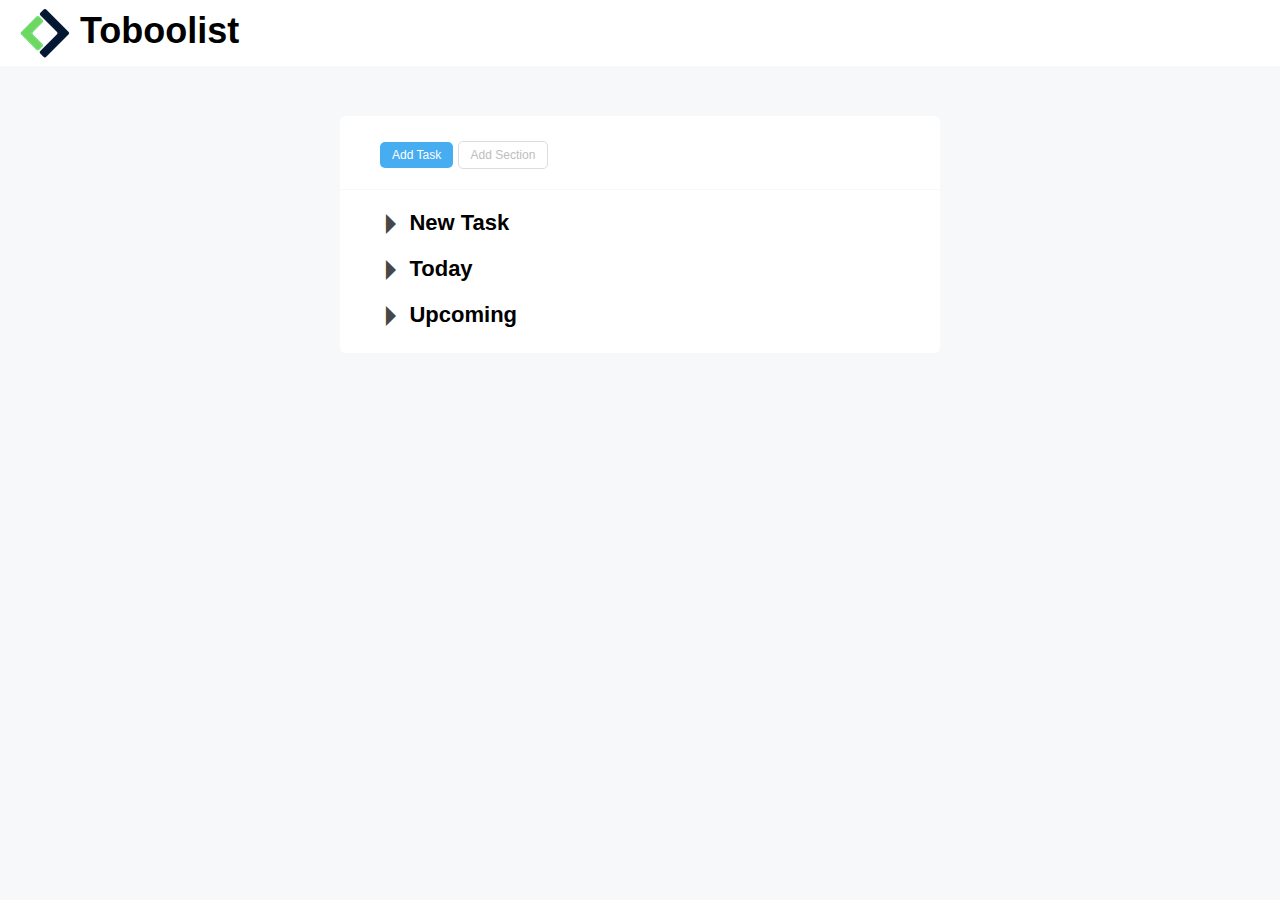
<file: index.html>
<!DOCTYPE html>
<html lang="en">
  <head>
    <meta charset="UTF-8" />
    <meta name="viewport" content="width=device-width, initial-scale=1.0" />
    <title>TobooList</title>
    <link rel="stylesheet" href="./css/style.css" />
  </head>
  <body>
    <!-- Page Header with Logo here -->
    <header class="main-header">
      <img class="logo" src="./img/Logo.png" alt="logoBoolean" />
      Toboolist
    </header>

    <!-- Main TodoList here, if possible will make collapsable -->
    <main class="main-card">
      <div class="container">
        <div class="todolist-header">
          <button class="btn btn-default">Add Task</button>
          <button class="btn btn-alternate">Add Section</button>
        </div>

        <div class="todolist-body">
          <!-- New Task List -->
          <div class="new-task">
            <input
              type="checkbox"
              class="collapse-toggle"
              id="new-task-toggle"
            />

            <label for="new-task-toggle">
              <div class="list-title-arrow">&#9207;</div>
              <h1 class="list-title">New Task</h1></label
            >

            <div class="task-collapsable">
              <ul>
                <li>
                  <span class="bullet-type item-complete">&#x2713;</span>
                  Quarterly Newsletter
                  <span class="list-tag list-tag-blue">Editorial</span>
                </li>
              </ul>
            </div>
          </div>

          <!-- Today List -->
          <div class="today">
            <input type="checkbox" class="collapse-toggle" id="today-toggle" />

            <label for="today-toggle">
              <div class="list-title-arrow">&#9207;</div>
              <h1 class="list-title">Today</h1></label
            >

            <div class="task-collapsable">
              <ul>
                <li>
                  <span class="bullet-type item-complete">&#x2713;</span>
                  Recruiting blog post
                  <span class="list-tag list-tag-blue">Editorial</span>
                </li>
                <li>
                  <span class="bullet-type item-complete">&#x2713;</span> Mobile
                  app launch
                  <span class="list-tag list-tag-purple">Q1 Goals</span>
                </li>
                <li>
                  <span class="bullet-type item-incomplete">&#x2717;</span>
                  Interview John H.
                  <span class="list-tag list-tag-turquoise">Recruiting</span>
                </li>
                <li>
                  <span class="bullet-type item-complete">&#x2713;</span> Summit
                  update to mobile storefronts
                  <span class="list-tag list-tag-orange">Mobile</span>
                </li>
              </ul>
            </div>
          </div>

          <!-- Upcoming List -->
          <div class="upcoming">
            <input
              type="checkbox"
              class="collapse-toggle"
              id="upcoming-toggle"
            />

            <label for="upcoming-toggle">
              <div class="list-title-arrow">&#9207;</div>
              <h1 class="list-title">Upcoming</h1></label
            >

            <div class="task-collapsable">
              <ul>
                <li>
                  <span class="bullet-type item-incomplete">&#x2717;</span>
                  Schedule meeting with Alex
                </li>
                <li>
                  <span class="bullet-type item-complete">&#x2713;</span>
                  Homepage refresh
                  <span class="list-tag list-tag-pink">Website</span>
                </li>
                <li>
                  <span class="bullet-type item-complete">&#x2713;</span>
                  Onboard new Sales team members
                  <span class="list-tag list-tag-green">Sales</span>
                </li>
                <li>
                  <span class="bullet-type item-complete">&#x2713;</span> Review
                  editorial calendar
                  <span class="list-tag list-tag-blue">Editorial</span>
                </li>
              </ul>
            </div>
          </div>
        </div>
      </div>
    </main>
  </body>
</html>
</file>
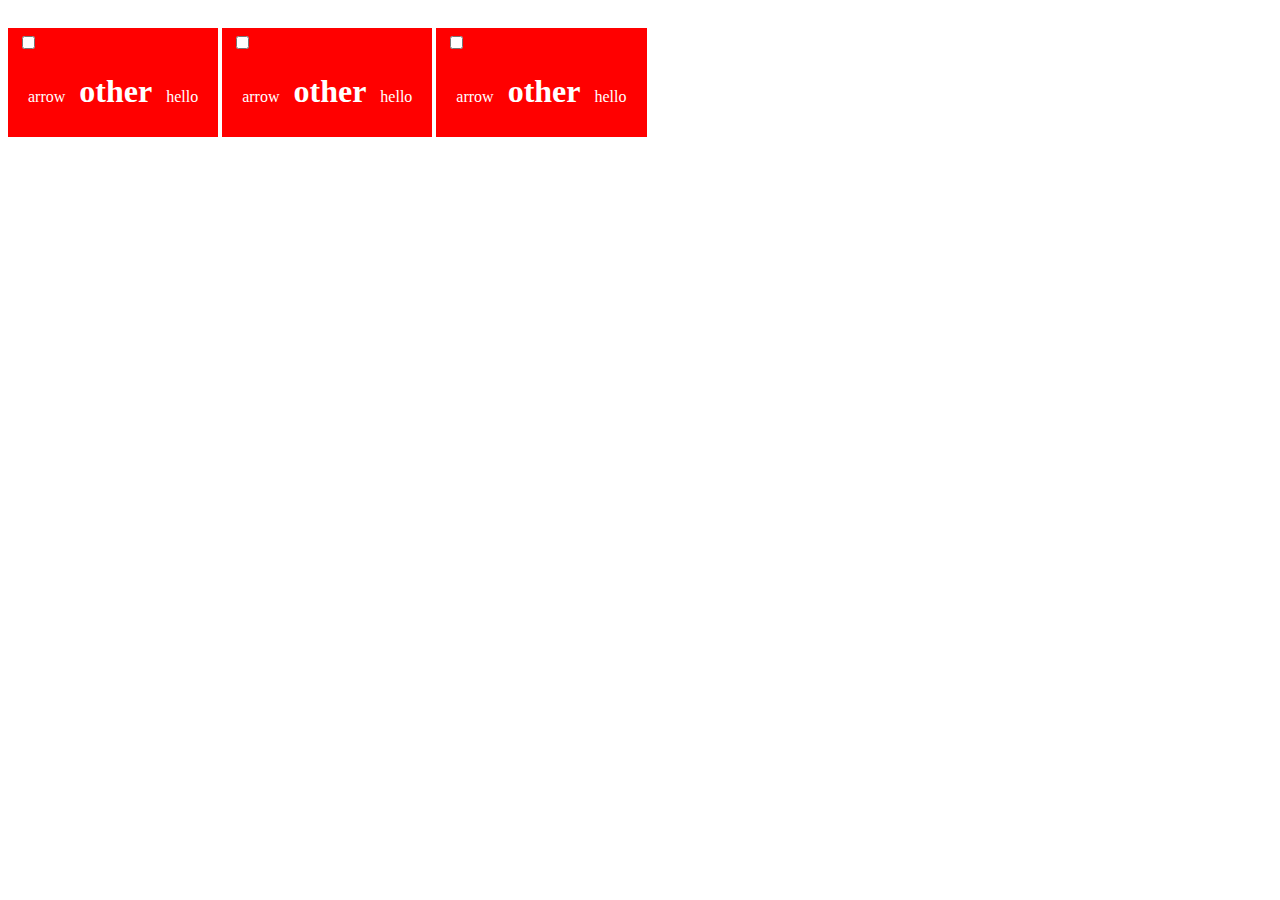
<file: test.html>
<head>
    
    <style>

        div {
            display: inline-block;
            background-color: red;
            margin-block: 20px;
            padding: 5px 10px 5px 10px ;
            color: white;
        }

        h1 {            
            display: inline-block;
        }

        .checktest {
            display: block;
        }
        
        .checktest:checked ~ div:nth-of-type(1){
        background-color: rgb(14, 110, 43);
        }

        .checktest:checked ~ div:nth-of-type(2){
        background-color: rgb(14, 110, 43);
        }


    </style>

</head>

<body>

    <div>

        <input type="checkbox" class="checktest">

        <div>arrow</div>
        <h1>other</h1>
        <div>hello</div>

    </div>

    <div>

        <input type="checkbox" class="checktest">

        <div>arrow</div>
        <h1>other</h1>
        <div>hello</div>

    </div>

    <div>

        <input type="checkbox" class="checktest">

        <div>arrow</div>
        <h1>other</h1>
        <div>hello</div>

    </div>
    
</body>
</file>
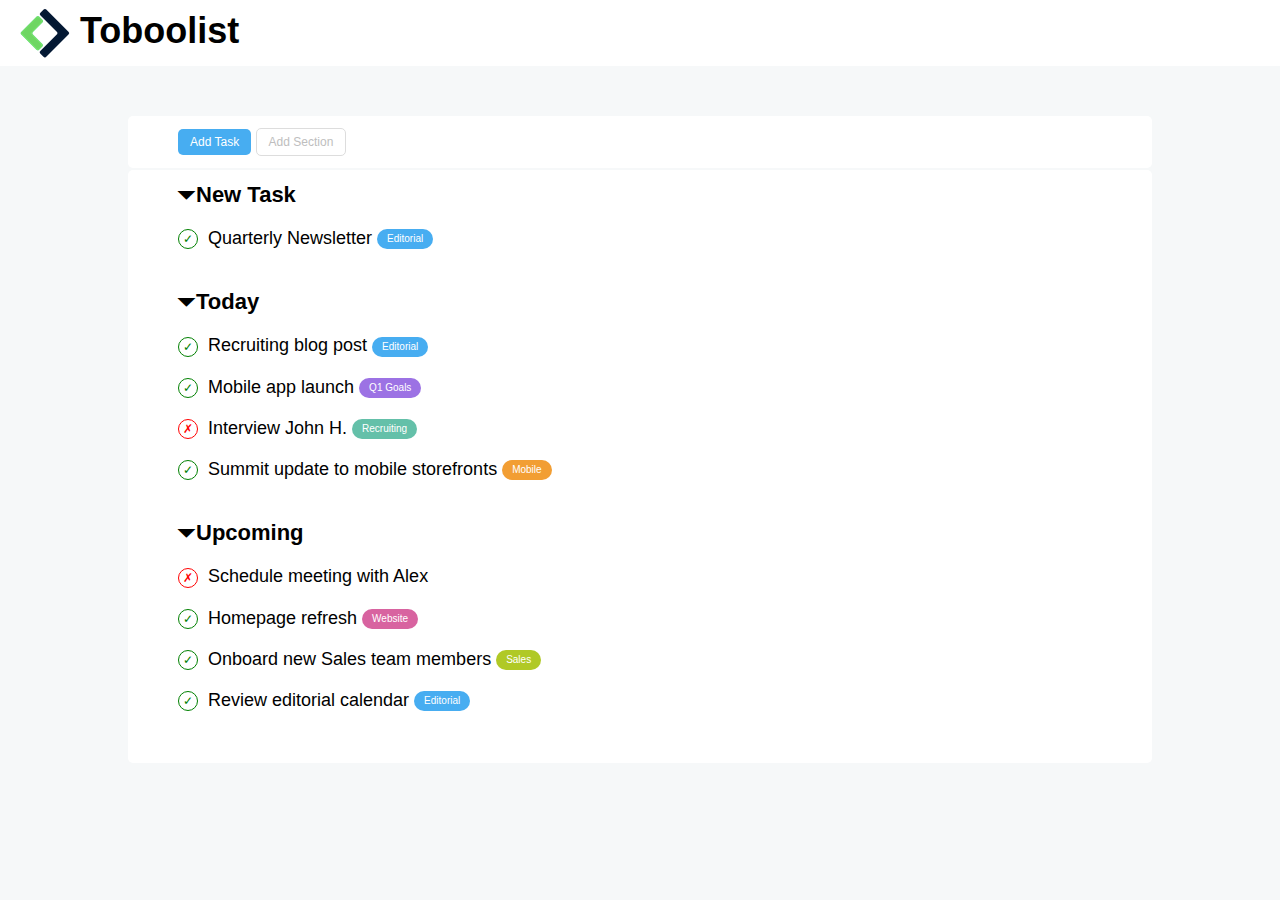
<file: extraStuff/index_collapse.html>
<!DOCTYPE html>
<html lang="en">
<head>
    <meta charset="UTF-8">
    <meta name="viewport" content="width=device-width, initial-scale=1.0">
    <title>TobooList</title>
    <link rel="stylesheet" href="./css/style_collapse.css">
</head>
<body>

    <!-- Page Header with Logo here -->
    <header class="main-header">
        <img class="logo" src="../img/Logo.png" alt="logoBoolean">
        Toboolist
    </header>

    <!-- Main TodoList here, if possible will make collapsable -->
    <main>
        <div class="container"> <!-- Container will be used for shaping main -->            
            <div class="todolist-header">
                <button class="add-task">Add Task</button> 
                <button class="add-section">Add Section</button>  
            </div>
        </div>  

        <div class="container">
                <div class="todolist-body">
                    
                    <input type="checkbox" id="new-task-toggle">       
                    <label for="new-task-toggle" id="new-task-label"><strong>&#9207;New Task</strong> </label>
                    
                    <div class="new-task">
                        <ul>
                            <li><span class="bullet-type item-complete">&#x2713;</span> Quarterly Newsletter <span class="item-category editorial">Editorial</span></li>
                        </ul>
                    </div>

                    <input type="checkbox" id="today-toggle">       
                    <label for="today-toggle" id="today-label"><strong>&#9207;Today</strong> </label>

                    <div class="today">
                        <ul>
                            <li><span class="bullet-type item-complete">&#x2713;</span> Recruiting blog post <span class="item-category editorial">Editorial</span></li>
                            <li><span class="bullet-type item-complete">&#x2713;</span> Mobile app launch <span class="item-category q1-goals">Q1 Goals</span></li>
                            <li><span class="bullet-type item-incomplete">&#x2717;</span> Interview John H. <span class="item-category recruiting">Recruiting</span></li>
                            <li><span class="bullet-type item-complete">&#x2713;</span> Summit update to mobile storefronts <span class="item-category mobile">Mobile</span></li>
                        </ul>                        
                    </div>

                    <input type="checkbox" id="upcoming-toggle">       
                    <label for="upcoming-toggle" id="upcoming-label"><strong>&#9207;Upcoming</strong> </label>

                    <div class="upcoming">
                        <ul>
                            <li><span class="bullet-type item-incomplete">&#x2717;</span> Schedule meeting with Alex </li>
                            <li><span class="bullet-type item-complete">&#x2713;</span> Homepage refresh <span class="item-category website">Website</span></li>
                            <li><span class="bullet-type item-complete">&#x2713;</span> Onboard new Sales team members <span class="item-category sales">Sales</span></li>
                            <li><span class="bullet-type item-complete">&#x2713;</span> Review editorial calendar <span class="item-category editorial">Editorial</span></li>
                        </ul>                        
                    </div>

                </div>
            </div>

        


    </main>
    
</body>
</html>
</file>
<file: css/style.css>
/* RESET RULES */

* {
    box-sizing: border-box;
    padding: 0;
    margin: 0;
}

button {
    border-style: none;
    background-color: transparent;
    outline: none;
}

ul,
li,
menu {
    list-style: none;
}

/* BODY STYLE */

body {
    background-color: #F6F8F9;
    font-family: sans-serif;
    /* sans-serif for now until a proper font is chosen */
}

/* PAGE HEADER STYLE */

.main-header {
    font-size: 36px;
    font-weight: bold;
    background-color: #ffffff;
    padding: 8px 0 8px 20px;
    margin-bottom: 50px;
}

.logo {
    vertical-align: middle;
}

/* MAIN STYLE */

.main-card {
    padding-inline: 25px;
}

.container {
    max-width: 600px;
    margin: 0 auto;
    padding-block: 25px 5px;
    background-color: white;
    border-radius: 5px;
}

.todolist-header,
.todolist-body {
    padding-inline: 40px;
}

/* BUTTON STYLING */

.btn {
    font-size: 12px;
    padding: 6px 12px;
    border-radius: 5px;
}

.btn-default {
    background-color: #47ADF1;
    color: white;
}

.btn-alternate {
    border: 1px solid #dddddd;
    color: #bebebe;
}


/* TODOLIST HEADER STYLE */

.todolist-header {
    padding-bottom: 20px;
    margin-bottom: 20px;
    border-bottom: 1px solid #F6F8F9;
}

/* TODOLIST BODY STYLE */


.list-title-arrow,
.list-title {
    display: inline-block;
}

.list-title-arrow {
    font-size: 28px;
    color: #474747;
    width: 25px;
    height: 23px;
    line-height: 20px;
}

.todolist-body .list-title {
    font-size: 22px;
}

.todolist-body>div {
    margin-bottom: 20px;
}

.todolist-body li {
    font-size: 18px;
    margin-block: 20px;
    padding-left: 4px;
}

/* .todolist-body li:last-child {
    margin-bottom: 40px;
} */

/* ITEM CATEGORY STYLES */

.list-tag {
    color: white;
    font-size: 10px;
    line-height: 20px;
    display: inline-block;
    background-color: #435b5c;
    border-radius: 10px;
    padding: 0 10px;
    text-align: center;
    vertical-align: middle;
}

.list-tag-blue {
    background-color: #47ADF1;
}

.list-tag-purple {
    background-color: #9C72E4;
}

.list-tag-turquoise {
    background-color: #64C0A9;
}

.list-tag-orange {
    background-color: #F29E33;
}

.list-tag-pink {
    background-color: #D863A0;
}

.list-tag-green {
    background-color: #B0C926;
}


/* LIST STYLES */

.bullet-type {
    display: inline-block;
    font-size: 12px;
    margin-right: 5px;
    line-height: 18px;
    border: 1px solid;
    border-radius: 50%;
    height: 20px;
    width: 20px;
    text-align: center;
    vertical-align: middle;
}

.item-complete {
    color: green;
}

.item-incomplete {
    color: red;
}


/* COLLAPSABLE LISTS */

.collapse-toggle {
    display: none;
}



.todolist-body label {
    display: inline-block;
    cursor: pointer;
    position: relative;
    left: -30px;
    padding-left: 30px;

}

/* SELECT AND ANIMATE ARROW */

/* .collapse-toggle:not(:checked)~div:nth-of-type(1) {
    transform: rotate(0deg);
    transition: all 200ms;
}

.collapse-toggle:checked~div:nth-of-type(1) {
    transform: rotate(-90deg);
    transition: all 200ms;
} */

.list-title-arrow {
    transform: rotate(-90deg);
    transition: 0.2s ease-in-out;
}

.collapse-toggle:checked~label .list-title-arrow {
    transform: rotate(0deg);

}

/* TRICK PER GESTIRE CON GRID L'ANIMAZIONE DELL'ALTEZZA DI UN ELEMENTO DA O A AUTO SENZA DARE UN'ALTEZZA MASSIMA PREDEFINITA */

.task-collapsable {
    display: grid;
    grid-template-rows: 0fr;
    opacity: 0;
    transition: 0.2s ease-in-out;

}

.task-collapsable>ul {
    overflow: hidden;
}

.collapse-toggle:checked~.task-collapsable {
    grid-template-rows: 1fr;
    opacity: 1;

}

/* SELECT AND ANIMATE LIST CONTENTS */

/* .collapse-toggle:not(:checked)~div:nth-of-type(2) {
    opacity: 1;
    max-height: 100vh;
    transition:
        opacity 800ms 200ms,
        max-height 800ms;
}

.collapse-toggle:checked~div:nth-of-type(2) {
    opacity: 0;
    max-height: 0;
    transition:
        opacity 200ms,
        max-height 500ms;
} */
</file>
<file: extraStuff/css/style_collapse.css>
/* RESET RULES */

* {
    box-sizing: border-box;
    padding: 0;
    margin: 0;
}

button {
    border-style: none;
    background-color: transparent;
    outline: none;
}

/* BODY STYLE */

body {
    background-color: #F6F8F9;
    font-family: sans-serif; /* sans-serif for now until a proper font is chosen */
}

/* HEADER STYLE */

.main-header {
    font-size: 36px;
    font-weight: bold;
    background-color: #ffffff;
    padding: 8px 0 8px 20px;
    margin-bottom: 50px;
}

.logo {
    vertical-align: middle;
}

/* MAIN STYLE */

.container {
    max-width: 80%;
    margin: 0 auto;
    background-color: white;
    border-radius: 5px;
    padding: 12px 50px;
    margin-bottom: 2px;
}

.todolist-header button {
    font-size: 12px;
    padding: 6px 12px;
    border-radius: 5px;
}

.add-task {
    background-color: #47ADF1;
    color: white;
}

.add-section {
    border: 1px solid #dddddd;
    color: #bebebe;
}

.todolist-body {
    font-size: 18px;
}

.todolist-body strong {
    font-size: 22px;
}

.todolist-body ul {
    margin-bottom: 40px;
}

.todolist-body li {
    margin: 20px 0;
    list-style: none;
}





/* ITEM CATEGORY STYLES */
 
.item-category {
    color: white;
    font-size: 10px;
    line-height: 20px;
    display: inline-block;
    background-color: #435b5c;
    border-radius: 10px;
    padding: 0 10px;
    text-align: center;
    vertical-align: middle;
}

.editorial {
    background-color: #47ADF1;
}

.q1-goals {
    background-color: #9C72E4;
}

.recruiting {
    background-color: #64C0A9;
}

.mobile {
    background-color: #F29E33;
}

.website {
    background-color: #D863A0;
}

.sales {
    background-color: #B0C926;
}


/* LIST STYLES */

.bullet-type {
    display: inline-block;
    font-size: 12px;
    margin-right: 5px;
    line-height: 18px;
    border: 1px solid;
    border-radius: 50%;
    height: 20px;
    width: 20px;
    text-align: center;
    vertical-align: middle;
}

.item-complete {
    color: green;
}

.item-incomplete {
    color: red;
}


/* COLLAPSE TEST */

/* NEW TASK SECTION */

#new-task-toggle {
    display: none;
}

#new-task-label {
    cursor: pointer;
}

.new-task {
    opacity: 1;
    max-height: 100vh;
    transition-property: opacity, max-height;
    transition-duration: 0.3s, 0.3s;
    transition-timing-function: ease-in-out, ease-in-out;
    transition-delay: 0.1s, 0s;
}

#new-task-toggle:checked  ~ .new-task {
    opacity: 0;
    max-height: 0vh;
    transition-property: opacity, max-height;
    transition-duration: 0.3s, 0.3s;
    transition-timing-function: ease-in-out, ease-in-out;
    transition-delay: 0s, 0.1s;
}

/* TODAY SECTION */

#today-toggle {
    display: none;
}

#today-label {
    cursor: pointer;
}

.today {
    opacity: 1;
    max-height: 100vh;
    transition-property: opacity, max-height;
    transition-duration: 0.3s, 0.3s;
    transition-timing-function: ease-in-out, ease-in-out;
    transition-delay: 0.1s, 0s;
}

#today-toggle:checked  ~ .today {
    opacity: 0;
    max-height: 0vh;
    transition-property: opacity, max-height;
    transition-duration: 0.3s, 0.3s;
    transition-timing-function: ease-in-out, ease-in-out;
    transition-delay: 0s, 0.1s;
}

/* UPCOMING SECTION */

#upcoming-toggle {
    display: none;
}

#upcoming-label {
    cursor: pointer;
}

.upcoming {
    opacity: 1;
    max-height: 100vh;
    transition-property: opacity, max-height;
    transition-duration: 0.3s, 0.3s;
    transition-timing-function: ease-in-out, ease-in-out;
    transition-delay: 0.1s, 0s;
}

#upcoming-toggle:checked  ~ .upcoming {
    opacity: 0;
    max-height: 0vh;
    transition-property: opacity, max-height;
    transition-duration: 0.3s, 0.3s;
    transition-timing-function: ease-in-out, ease-in-out;
    transition-delay: 0s, 0.1s;
}
</file>
